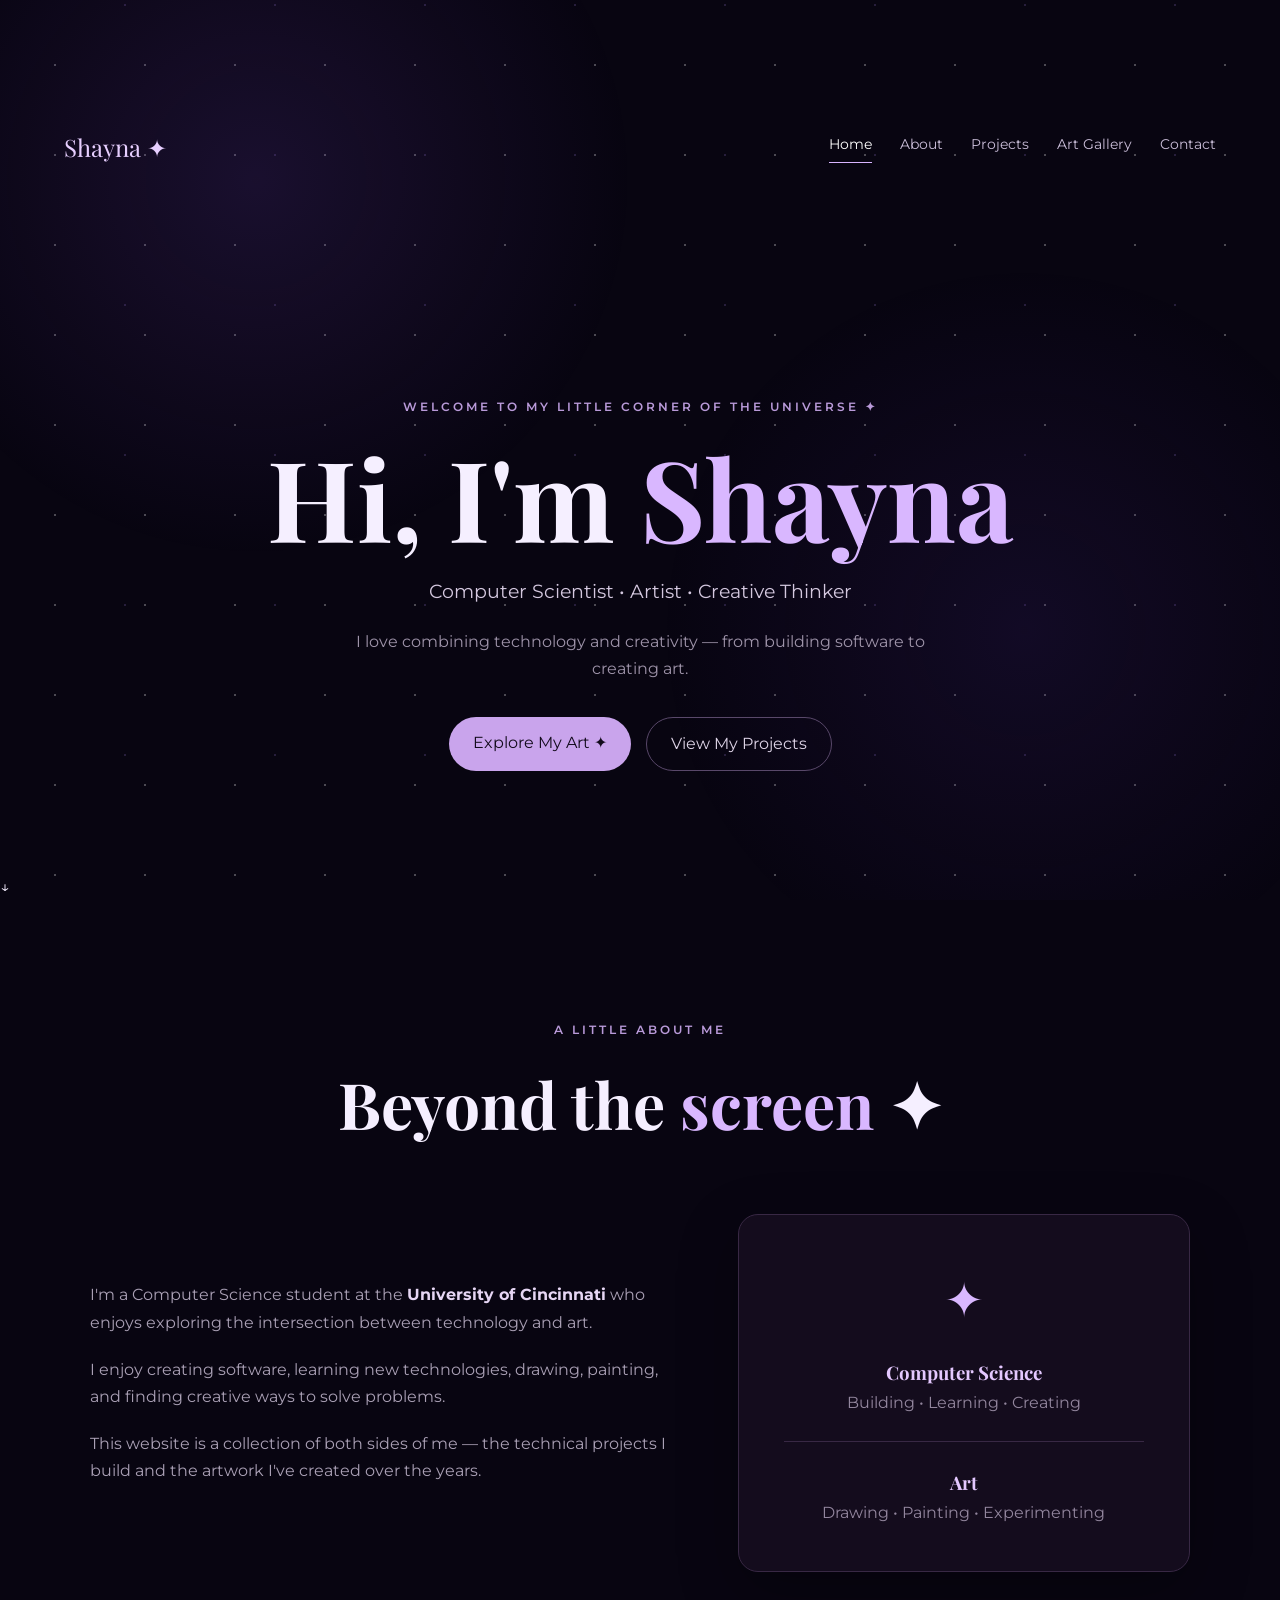
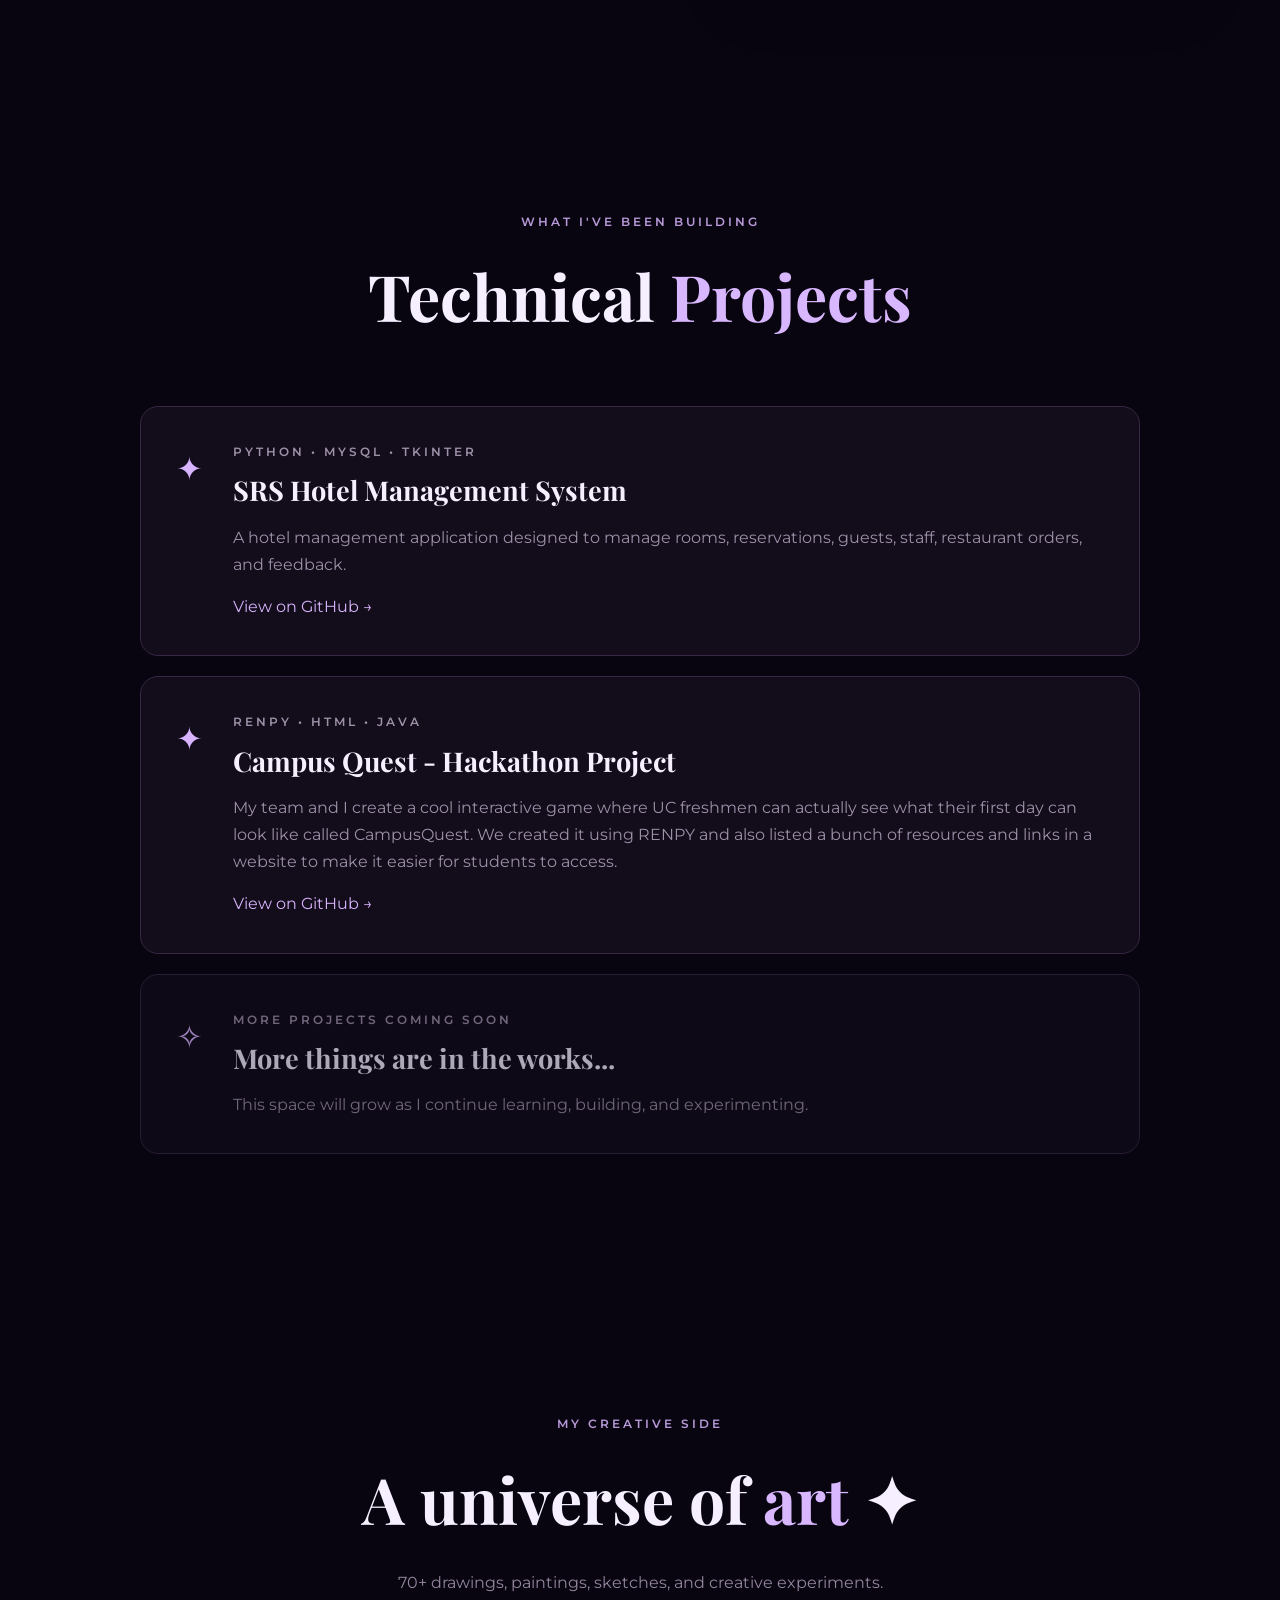
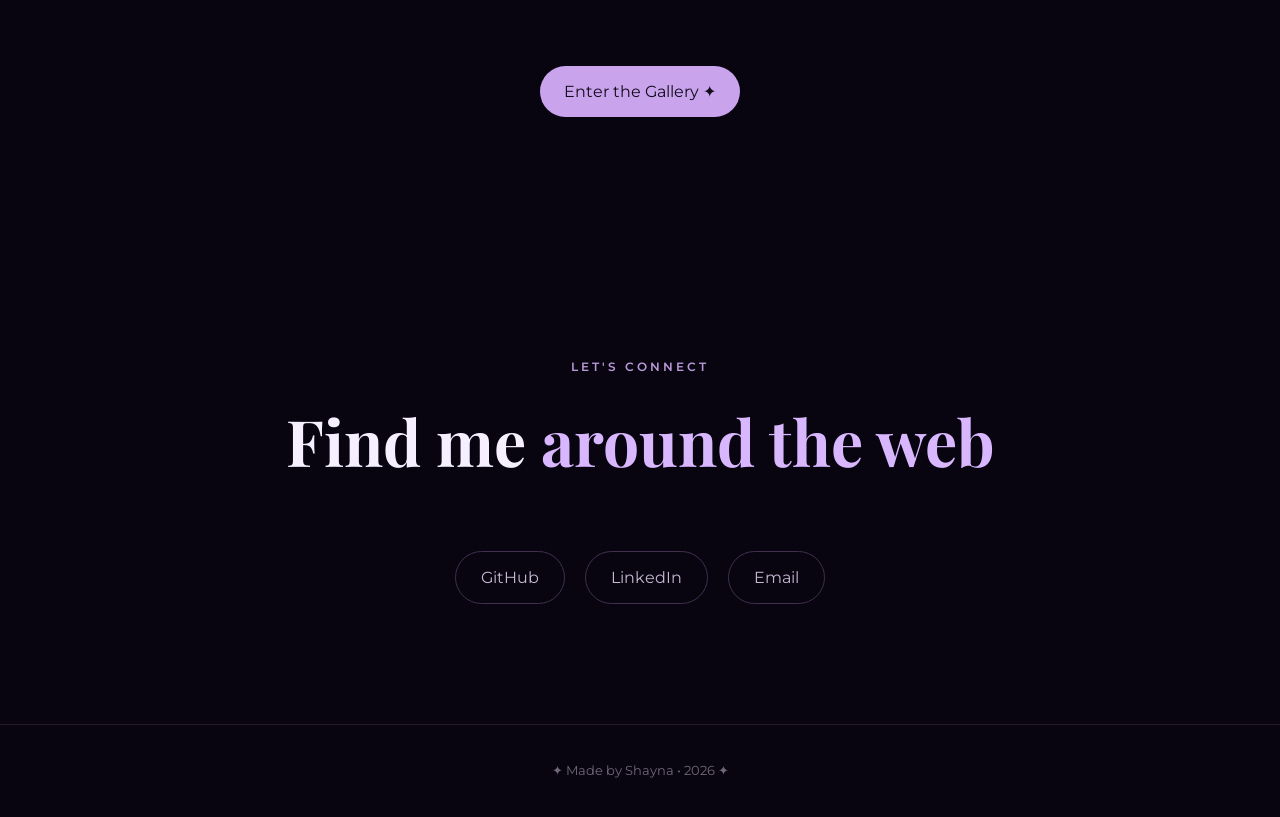
<file: index.html>
<!DOCTYPE html>
<html lang="en">
<head>
    <meta charset="UTF-8">
    <meta name="viewport" content="width=device-width, initial-scale=1.0">

    <title>Shayna | Portfolio & Art Gallery</title>

    <link rel="stylesheet" href="style.css">

    <link href="https://fonts.googleapis.com/css2?family=Montserrat:wght@300;400;500;600;700&family=Playfair+Display:wght@500;600;700&display=swap" rel="stylesheet">
</head>

<body>

    <!-- Stars -->
    <div class="stars"></div>

    <header class="hero">

        <nav class="navbar">
            <div class="logo">Shayna ✦</div>

            <div class="nav-links">
                <a href="index.html" class="active">Home</a>
                <a href="#about">About</a>
                <a href="#projects">Projects</a>
                <a href="gallery.html">Art Gallery</a>
                <a href="#contact">Contact</a>
            </div>
        </nav>

        <div class="hero-content">

            <p class="eyebrow">WELCOME TO MY LITTLE CORNER OF THE UNIVERSE ✦</p>

            <h1>Hi, I'm <span>Shayna</span></h1>

            <p class="hero-subtitle">
                Computer Scientist • Artist • Creative Thinker
            </p>

            <p class="hero-description">
                I love combining technology and creativity —
                from building software to creating art.
            </p>

            <div class="hero-buttons">
                <a href="gallery.html" class="btn primary-btn">
                    Explore My Art ✦
                </a>

                <a href="#projects" class="btn secondary-btn">
                    View My Projects
                </a>
            </div>

        </div>

        <div class="scroll-indicator">
            ↓
        </div>

    </header>


    <!-- ABOUT -->

    <section id="about" class="section">

        <div class="section-heading">
            <p class="section-label">A LITTLE ABOUT ME</p>
            <h2>Beyond the <span>screen</span> ✦</h2>
        </div>

        <div class="about-grid">

            <div class="about-text">

                <p>
                    I'm a Computer Science student at the
                    <strong>University of Cincinnati</strong> who enjoys
                    exploring the intersection between technology and art.
                </p>

                <p>
                    I enjoy creating software, learning new technologies,
                    drawing, painting, and finding creative ways to solve
                    problems.
                </p>

                <p>
                    This website is a collection of both sides of me —
                    the technical projects I build and the artwork I've
                    created over the years.
                </p>

            </div>

            <div class="about-card">

                <div class="orbit">✦</div>

                <h3>Computer Science</h3>
                <p>Building • Learning • Creating</p>

                <div class="about-divider"></div>

                <h3>Art</h3>
                <p>Drawing • Painting • Experimenting</p>

            </div>

        </div>

    </section>


    <!-- PROJECTS -->

    <section id="projects" class="section projects-section">

        <div class="section-heading">
            <p class="section-label">WHAT I'VE BEEN BUILDING</p>
            <h2>Technical <span>Projects</span></h2>
        </div>


        <div class="project-card">

            <div class="project-icon">
                ✦
            </div>

            <div class="project-content">

                <p class="project-type">PYTHON • MYSQL • TKINTER</p>

                <h3>SRS Hotel Management System</h3>

                <p>
                    A hotel management application designed to manage
                    rooms, reservations, guests, staff, restaurant
                    orders, and feedback.
                </p>

                <a
                    href="https://github.com/shaynalconcessao/srshotel"
                    target="_blank"
                    class="text-link">
                    View on GitHub →
                </a>
            </div>
        </div>

        <div class="project-card">
            <div class="project-icon">
                ✦
            </div>

            <div class="project-content">

                <p class="project-type">RENPY • HTML • JAVA</p>

                <h3>Campus Quest - Hackathon Project</h3>

                <p>
                    My team and I create a cool interactive game where UC freshmen can actually
                    see what their first day can look like called CampusQuest. We created it using 
                    RENPY and also listed a bunch of resources and links in a website to make it 
                    easier for students to access.
                </p>

                <a
                    href="https://samikhyam.github.io/Campus-Quest/"
                    target="_blank"
                    class="text-link">
                    View on GitHub →
                </a>

            </div>
        </div>
        


        <div class="project-card coming-soon">

            <div class="project-icon">
                ✧
            </div>

            <div class="project-content">

                <p class="project-type">MORE PROJECTS COMING SOON</p>

                <h3>More things are in the works...</h3>

                <p>
                    This space will grow as I continue learning,
                    building, and experimenting.
                </p>

            </div>

        </div>

    </section>


    <!-- ART PREVIEW -->

    <section class="section art-preview">

        <div class="section-heading">

            <p class="section-label">MY CREATIVE SIDE</p>

            <h2>A universe of <span>art</span> ✦</h2>

            <p>
                70+ drawings, paintings, sketches, and creative experiments.
            </p>

        </div>

        <a href="gallery.html" class="gallery-button">
            Enter the Gallery ✦
        </a>

    </section>


    <!-- CONTACT -->

    <section id="contact" class="section contact-section">

        <div class="section-heading">

            <p class="section-label">LET'S CONNECT</p>

            <h2>Find me <span>around the web</span></h2>

        </div>

        <div class="contact-links">

            <a
                href="https://github.com/shaynalconcessao"
                target="_blank">
                GitHub
            </a>

            <a
                href="https://www.linkedin.com/in/shayna-l-concessao"
                target="_blank">
                LinkedIn
            </a>

            <a href="mailto:shaynaconcessao@gmail">
                Email
            </a>

        </div>

    </section>


    <footer>

        <p>
            ✦ Made by Shayna • 2026 ✦
        </p>

    </footer>

</body>
</html>
</file>
<file: style.css>
/* =========================================
   GENERAL
========================================= */

* {
    margin: 0;
    padding: 0;
    box-sizing: border-box;
}

html {
    scroll-behavior: smooth;
}

body {
    font-family: 'Montserrat', sans-serif;
    background: #080511;
    color: #f5efff;
    line-height: 1.7;
    overflow-x: hidden;
}

h1,
h2,
h3 {
    font-family: 'Playfair Display', serif;
}

a {
    color: inherit;
    text-decoration: none;
}


/* =========================================
   STAR BACKGROUND
========================================= */

body::before,
body::after {
    content: "";
    position: fixed;
    inset: 0;
    pointer-events: none;
    z-index: -2;
}

body::before {
    background-image:
        radial-gradient(circle, rgba(255,255,255,.8) 1px, transparent 1px),
        radial-gradient(circle, rgba(190,150,255,.5) 1px, transparent 1px);
    background-size: 90px 90px, 150px 150px;
    background-position: 10px 20px, 50px 80px;
    opacity: .35;
}

body::after {
    background:
        radial-gradient(
            circle at 20% 20%,
            rgba(108, 62, 180, .18),
            transparent 30%
        ),
        radial-gradient(
            circle at 80% 70%,
            rgba(67, 35, 130, .18),
            transparent 30%
        );
}


/* =========================================
   NAVIGATION
========================================= */

.navbar {
    width: min(1200px, 90%);
    margin: auto;

    display: flex;
    justify-content: space-between;
    align-items: center;

    padding: 25px 0;
}

.logo {
    font-family: 'Playfair Display', serif;
    font-size: 1.5rem;
    color: #e7cfff;
}

.nav-links {
    display: flex;
    gap: 28px;
}

.nav-links a {
    color: #c9bdd8;
    font-size: .9rem;

    transition: .3s;
}

.nav-links a:hover,
.nav-links a.active {
    color: #ffffff;
}

.nav-links a.active {
    border-bottom: 1px solid #d8b4ff;
    padding-bottom: 5px;
}


/* =========================================
   HERO
========================================= */

.hero {
    min-height: 100vh;

    display: flex;
    flex-direction: column;
}

.hero-content {
    width: min(900px, 90%);
    margin: auto;
    text-align: center;
}

.eyebrow,
.section-label,
.project-type {
    color: #b99ad9;
    font-size: .75rem;
    letter-spacing: 3px;
    font-weight: 600;
}

.hero h1 {
    font-size: clamp(4rem, 9vw, 7rem);
    line-height: 1.05;
    margin: 20px 0;
}

.hero h1 span,
.section-heading span,
.gallery-intro span {
    color: #d9b7ff;
}

.hero-subtitle {
    font-size: 1.2rem;
    color: #d4c8df;
}

.hero-description {
    max-width: 600px;
    margin: 20px auto 35px;
    color: #9f94aa;
}

.hero-buttons {
    display: flex;
    justify-content: center;
    gap: 15px;
    flex-wrap: wrap;
}


/* =========================================
   BUTTONS
========================================= */

.btn,
.gallery-button {
    display: inline-block;
    padding: 12px 24px;

    border-radius: 30px;

    transition: .3s;
}

.primary-btn,
.gallery-button {
    background: #c9a4ec;
    color: #130b1c;
}

.primary-btn:hover,
.gallery-button:hover {
    transform: translateY(-3px);
    box-shadow: 0 10px 30px rgba(201,164,236,.25);
}

.secondary-btn {
    border: 1px solid #59486a;
    color: #ded4e7;
}

.secondary-btn:hover {
    border-color: #c9a4ec;
}


/* =========================================
   SECTIONS
========================================= */

.section {
    width: min(1100px, 90%);
    margin: auto;
    padding: 120px 0;
}

.section-heading {
    text-align: center;
    margin-bottom: 55px;
}

.section-heading h2 {
    font-size: clamp(2.5rem, 5vw, 4rem);
    margin-top: 10px;
}


/* =========================================
   ABOUT
========================================= */

.about-grid {
    display: grid;
    grid-template-columns: 1.3fr 1fr;
    gap: 60px;
    align-items: center;
}

.about-text {
    color: #aaa0b5;
}

.about-text p {
    margin-bottom: 20px;
}

.about-text strong {
    color: #e6d6f4;
}

.about-card {
    padding: 45px;

    border: 1px solid #382844;
    border-radius: 20px;

    background: rgba(24, 15, 34, .75);

    text-align: center;

    box-shadow: 0 20px 60px rgba(0,0,0,.3);
}

.about-card h3 {
    color: #e4c8ff;
}

.about-card p {
    color: #93869e;
}

.orbit {
    font-size: 3rem;
    color: #d9b7ff;
    margin-bottom: 15px;
}

.about-divider {
    height: 1px;
    background: #382844;
    margin: 25px 0;
}


/* =========================================
   PROJECTS
========================================= */

.projects-section {
    max-width: 1000px;
}

.project-card {
    display: flex;
    gap: 30px;

    padding: 35px;

    margin-bottom: 20px;

    background: rgba(22, 14, 31, .8);

    border: 1px solid #382844;
    border-radius: 18px;

    transition: .3s;
}

.project-card:hover {
    transform: translateY(-5px);
    border-color: #76559a;
}

.project-icon {
    font-size: 2rem;
    color: #d8b4ff;
}

.project-content h3 {
    font-size: 1.7rem;
    margin: 5px 0 10px;
}

.project-content p {
    color: #9d91a8;
}

.text-link {
    display: inline-block;
    margin-top: 15px;
    color: #d6b3fa;
}

.coming-soon {
    opacity: .7;
}


/* =========================================
   ART PREVIEW
========================================= */

.art-preview {
    text-align: center;
}

.art-preview .section-heading p:last-child {
    color: #93869e;
    margin-top: 15px;
}

.gallery-button {
    margin-top: 15px;
}


/* =========================================
   CONTACT
========================================= */

.contact-section {
    text-align: center;
}

.contact-links {
    display: flex;
    justify-content: center;
    gap: 20px;
    flex-wrap: wrap;
}

.contact-links a {
    padding: 12px 25px;

    border: 1px solid #42304f;
    border-radius: 30px;

    color: #c7b7d3;

    transition: .3s;
}

.contact-links a:hover {
    border-color: #c9a4ec;
    color: white;
}


/* =========================================
   GALLERY PAGE
========================================= */

.gallery-header {
    border-bottom: 1px solid #24192d;
}

.gallery-intro {
    width: min(850px, 90%);
    margin: auto;
    padding: 110px 0 60px;
    text-align: center;
}

.gallery-intro h1 {
    font-size: clamp(3rem, 7vw, 5rem);
    margin: 15px 0;
}

.gallery-intro > p:last-child {
    color: #978ba2;
}


/* =========================================
   FILTER BUTTONS
========================================= */

.filter-buttons {
    width: min(1100px, 90%);
    margin: 0 auto 50px;

    display: flex;
    justify-content: center;
    flex-wrap: wrap;
    gap: 10px;
}

.filter-btn {
    background: transparent;
    color: #a99db4;

    border: 1px solid #3a2c45;

    padding: 10px 18px;

    border-radius: 25px;

    cursor: pointer;

    font-family: inherit;

    transition: .3s;
}

.filter-btn:hover,
.filter-btn.active {
    background: #c9a4ec;
    color: #160c20;
    border-color: #c9a4ec;
}


/* =========================================
   ART GRID
========================================= */

.art-grid {
    width: min(1200px, 92%);
    margin: auto;

    display: grid;

    grid-template-columns:
        repeat(auto-fill, minmax(220px, 1fr));

    gap: 20px;

    padding-bottom: 100px;
}

.art-card {
    position: relative;

    aspect-ratio: 1 / 1;

    overflow: hidden;

    border-radius: 15px;

    background: #160d1d;

    border: 1px solid #31223a;

    cursor: pointer;

    transition: .4s;
}

.art-card:hover {
    transform: translateY(-6px);

    border-color: #9e74c7;

    box-shadow:
        0 15px 40px rgba(0,0,0,.45);
}

.art-card img {
    width: 100%;
    height: 100%;

    object-fit: cover;

    transition: .5s;
}

.art-card:hover img {
    transform: scale(1.05);
}

.art-overlay {
    position: absolute;
    inset: auto 0 0 0;

    padding: 25px 18px 18px;

    background:
        linear-gradient(
            transparent,
            rgba(10,5,15,.95)
        );

    transform: translateY(100px);

    transition: .35s;
}

.art-card:hover .art-overlay {
    transform: translateY(0);
}

.art-overlay h3 {
    color: white;
}

.art-overlay p {
    color: #c4b2d2;
    font-size: .8rem;
}


/* =========================================
   LIGHTBOX
========================================= */

.lightbox {
    display: none;

    position: fixed;
    inset: 0;

    background: rgba(3,1,7,.92);

    z-index: 1000;

    align-items: center;
    justify-content: center;

    padding: 25px;
}

.lightbox.show {
    display: flex;
}

.lightbox-content {
    position: relative;

    width: min(1100px, 95vw);
    max-height: 90vh;

    background: #120b18;

    border: 1px solid #493555;

    border-radius: 20px;

    overflow: hidden;
}

.close-btn {
    position: absolute;

    top: 15px;
    right: 20px;

    background: none;
    border: none;

    color: white;

    font-size: 2rem;

    cursor: pointer;

    z-index: 5;
}

.lightbox-layout {
    display: grid;
    grid-template-columns: 1.4fr .8fr;

    max-height: 90vh;
}

.lightbox-left {
    background: #050307;

    display: flex;
    align-items: center;
    justify-content: center;

    min-height: 500px;
}

.lightbox-left img {
    max-width: 100%;
    max-height: 80vh;

    object-fit: contain;
}

.lightbox-right {
    padding: 50px 35px;

    overflow-y: auto;
}

.lightbox-category {
    color: #a986c4;
    font-size: .7rem;
    letter-spacing: 2px;
}

.lightbox-right h2 {
    font-size: 2rem;
    margin: 10px 0;
}

#lightbox-desc {
    color: #9b8fa5;
}

#like-btn {
    background: transparent;
    border: 1px solid #493555;

    color: #d8b4ff;

    border-radius: 25px;

    padding: 8px 15px;

    margin: 25px 0;

    cursor: pointer;
}

.comments-section {
    border-top: 1px solid #302238;
    padding-top: 20px;
}

.comments-section h3 {
    margin-bottom: 15px;
}

.comment {
    background: #1b1123;
    padding: 10px 12px;
    border-radius: 8px;
    margin-bottom: 8px;

    font-size: .85rem;
    color: #bdb0c7;
}

.comment-input-area {
    display: flex;
    gap: 8px;
    margin-top: 15px;
}

.comment-input-area input {
    flex: 1;

    background: #0d0712;

    border: 1px solid #3c2d47;

    border-radius: 8px;

    padding: 10px;

    color: white;
}

.comment-input-area button {
    border: none;

    border-radius: 8px;

    padding: 10px 15px;

    background: #c9a4ec;

    cursor: pointer;
}


/* =========================================
   FOOTER
========================================= */

footer {
    text-align: center;

    padding: 35px;

    border-top: 1px solid #24192d;

    color: #71677a;

    font-size: .8rem;
}


/* =========================================
   MOBILE
========================================= */

@media (max-width: 750px) {

    .navbar {
        flex-direction: column;
        gap: 20px;
    }

    .nav-links {
        gap: 15px;
        flex-wrap: wrap;
        justify-content: center;
    }

    .about-grid {
        grid-template-columns: 1fr;
    }

    .lightbox-layout {
        grid-template-columns: 1fr;
        max-height: 90vh;
        overflow-y: auto;
    }

    .lightbox-left {
        min-height: 300px;
    }

    .lightbox-left img {
        max-height: 50vh;
    }

    .lightbox-right {
        padding: 25px;
    }

    .project-card {
        flex-direction: column;
    }

}
</file>
